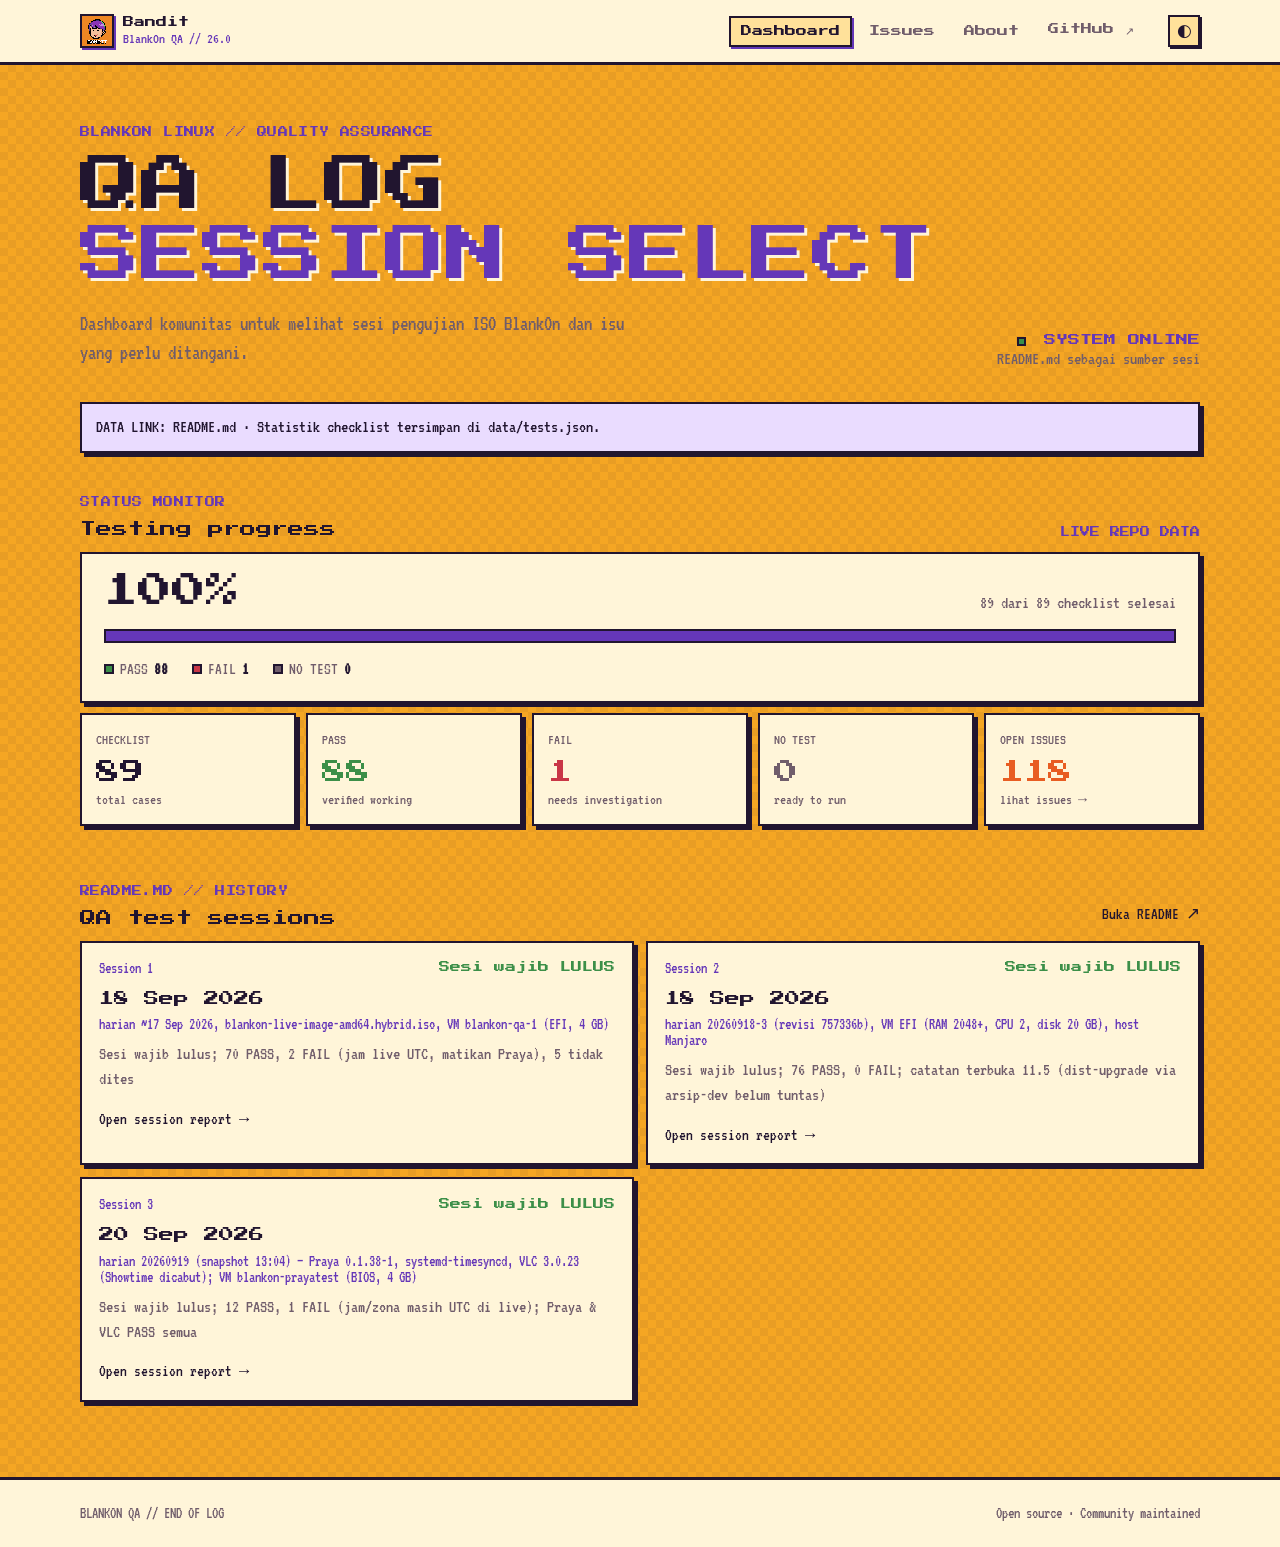
<file: index.html>
<!doctype html>
<html lang="id">
<head>
  <meta charset="utf-8">
  <meta name="viewport" content="width=device-width, initial-scale=1">
  <meta name="description" content="Bandit — BlankOn Linux quality assurance dashboard">
  <title>Bandit · Dashboard</title>
  <link rel="stylesheet" href="assets/css/style.css">
</head>
<body>
  <header class="site-header"><div class="shell nav-wrap">
    <a class="brand" href="index.html"><img class="brand-logo" src="bandit.jpg" alt="Bandit pixel mascot"><span>Bandit <small>BlankOn QA // 26.0</small></span></a>
    <nav aria-label="Navigasi utama"><a class="active" href="index.html">Dashboard</a><a href="issues.html">Issues</a><a href="about.html">About</a><a href="https://github.com/joyboyid/qa-blankOn">GitHub ↗</a></nav>
    <button class="theme-toggle" type="button" aria-label="Toggle color theme">◐</button>
  </div></header>
  <main class="shell">
    <section class="hero"><div><p class="eyebrow">BLANKON LINUX // QUALITY ASSURANCE</p><h1>QA LOG<br><span>SESSION SELECT</span></h1><p class="lede">Dashboard komunitas untuk melihat sesi pengujian ISO BlankOn dan isu yang perlu ditangani.</p></div><div class="hero-meta"><span class="live-dot"></span> SYSTEM ONLINE<br><small>README.md sebagai sumber sesi</small></div></section>
    <div class="notice" id="sample-notice">DATA LINK: README.md · Statistik checklist tersimpan di data/tests.json.</div>
    <section aria-labelledby="progress-title"><div class="section-heading"><div><p class="eyebrow">STATUS MONITOR</p><h2 id="progress-title">Testing progress</h2></div><span class="section-tag">LIVE REPO DATA</span></div>
      <div class="progress-card"><div class="progress-top"><strong id="progress-percent">—%</strong><span id="progress-label">Memuat data test…</span></div><div class="progress-track" role="progressbar" aria-label="Testing progress" aria-valuemin="0" aria-valuemax="100" aria-valuenow="0"><div id="progress-bar"></div></div><div class="progress-legend"><span><i class="dot passed"></i>PASS <b id="passed-count">—</b></span><span><i class="dot failed"></i>FAIL <b id="failed-count">—</b></span><span><i class="dot untested"></i>NO TEST <b id="untested-count">—</b></span></div></div>
      <div class="stats-grid"><article class="stat"><span>CHECKLIST</span><strong id="total-count">—</strong><small>total cases</small></article><article class="stat"><span>PASS</span><strong class="green" id="stat-passed">—</strong><small>verified working</small></article><article class="stat"><span>FAIL</span><strong class="red" id="stat-failed">—</strong><small>needs investigation</small></article><article class="stat"><span>NO TEST</span><strong class="muted" id="stat-untested">—</strong><small>ready to run</small></article><article class="stat"><span>OPEN ISSUES</span><strong class="orange" id="issue-count">—</strong><small><a href="issues.html">lihat issues →</a></small></article></div>
    </section>
    <section class="session-section" aria-labelledby="session-title"><div class="section-heading"><div><p class="eyebrow">README.MD // HISTORY</p><h2 id="session-title">QA test sessions</h2></div><a class="text-link" href="README.md">Buka README ↗</a></div><div class="session-list" id="session-list"><p class="loading">Memuat riwayat sesi…</p></div></section>
  </main>
  <footer class="site-footer"><div class="shell"><span>BLANKON QA // END OF LOG</span><span>Open source · Community maintained</span></div></footer>
  <script src="assets/js/dashboard.js" type="module"></script>
</body>
</html>
</file>
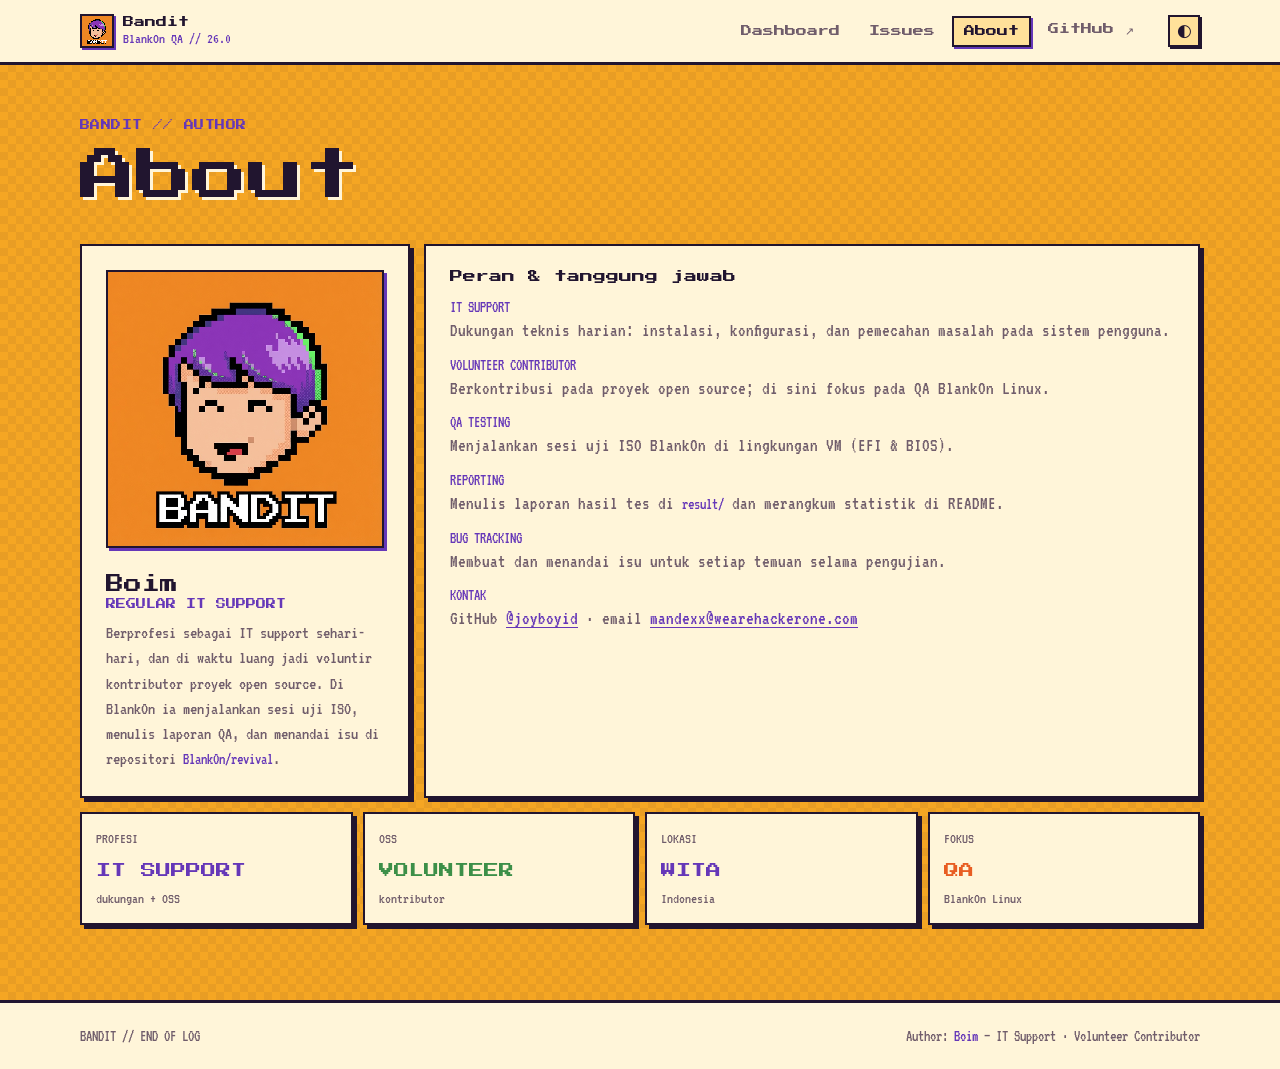
<file: about.html>
<!doctype html>
<html lang="id">
  <head>
    <meta charset="utf-8" />
    <meta name="viewport" content="width=device-width, initial-scale=1" />
    <meta
      name="description"
      content="Bandit — tentang author Boim, IT Support & voluntir kontributor open source"
    />
    <title>About · Bandit</title>
    <link rel="stylesheet" href="assets/css/style.css" />
  </head>
  <body>
    <header class="site-header">
      <div class="shell nav-wrap">
        <a class="brand" href="index.html"
          ><img
            class="brand-logo"
            src="bandit.jpg"
            alt="Bandit pixel mascot"
          /><span>Bandit <small>BlankOn QA // 26.0</small></span></a
        >
        <nav aria-label="Navigasi utama">
          <a href="index.html">Dashboard</a><a href="issues.html">Issues</a
          ><a class="active" href="about.html">About</a
          ><a href="https://github.com/joyboyid/qa-blankOn">GitHub ↗</a>
        </nav>
        <button
          class="theme-toggle"
          type="button"
          aria-label="Ganti tema warna"
        >
          ◐
        </button>
      </div>
    </header>
    <main class="shell page-main">
      <div class="page-intro">
        <p class="eyebrow">BANDIT // AUTHOR</p>
        <h1>About</h1>
      </div>
      <section class="about-grid">
        <article class="profile-card">
          <img class="profile-avatar" src="bandit.jpg" alt="Avatar Boim" />
          <h2>Boim</h2>
          <p class="profile-role">REGULAR IT SUPPORT</p>
          <p class="profile-bio">
            Berprofesi sebagai IT support sehari-hari, dan di waktu luang jadi
            voluntir kontributor proyek open source. Di BlankOn ia menjalankan
            sesi uji ISO, menulis laporan QA, dan menandai isu di repositori
            <code>BlankOn/revival</code>.
          </p>
        </article>
        <article class="profile-card about-details">
          <h3>Peran &amp; tanggung jawab</h3>
          <ul class="info-list">
            <li>
              <span class="mono">IT SUPPORT</span> Dukungan teknis harian:
              instalasi, konfigurasi, dan pemecahan masalah pada sistem
              pengguna.
            </li>
            <li>
              <span class="mono">VOLUNTEER CONTRIBUTOR</span> Berkontribusi pada
              proyek open source; di sini fokus pada QA BlankOn Linux.
            </li>
            <li>
              <span class="mono">QA TESTING</span> Menjalankan sesi uji ISO
              BlankOn di lingkungan VM (EFI &amp; BIOS).
            </li>
            <li>
              <span class="mono">REPORTING</span> Menulis laporan hasil tes di
              <code>result/</code> dan merangkum statistik di README.
            </li>
            <li>
              <span class="mono">BUG TRACKING</span> Membuat dan menandai isu
              untuk setiap temuan selama pengujian.
            </li>
            <li>
              <span class="mono">KONTAK</span> GitHub
              <a class="inline-link" href="https://github.com/joyboyid"
                >@joyboyid</a
              >
              · email
              <a class="inline-link" href="mailto:mandexx@wearehackerone.com"
                >mandexx@wearehackerone.com</a
              >
            </li>
          </ul>
        </article>
      </section>
      <section class="about-cards">
        <article class="stat about-stat">
          <span>PROFESI</span><strong class="accent">IT SUPPORT</strong
          ><small>dukungan + OSS</small>
        </article>
        <article class="stat about-stat">
          <span>OSS</span><strong class="green">VOLUNTEER</strong
          ><small>kontributor</small>
        </article>
        <article class="stat about-stat">
          <span>LOKASI</span><strong class="accent">WITA</strong
          ><small>Indonesia</small>
        </article>
        <article class="stat about-stat">
          <span>FOKUS</span><strong class="orange">QA</strong
          ><small>BlankOn Linux</small>
        </article>
      </section>
    </main>
    <footer class="site-footer">
      <div class="shell">
        <span>BANDIT // END OF LOG</span
        ><span
          >Author: <code>Boim</code> — IT Support · Volunteer Contributor</span
        >
      </div>
    </footer>
    <script src="assets/js/common.js" type="module"></script>
  </body>
</html>
</file>
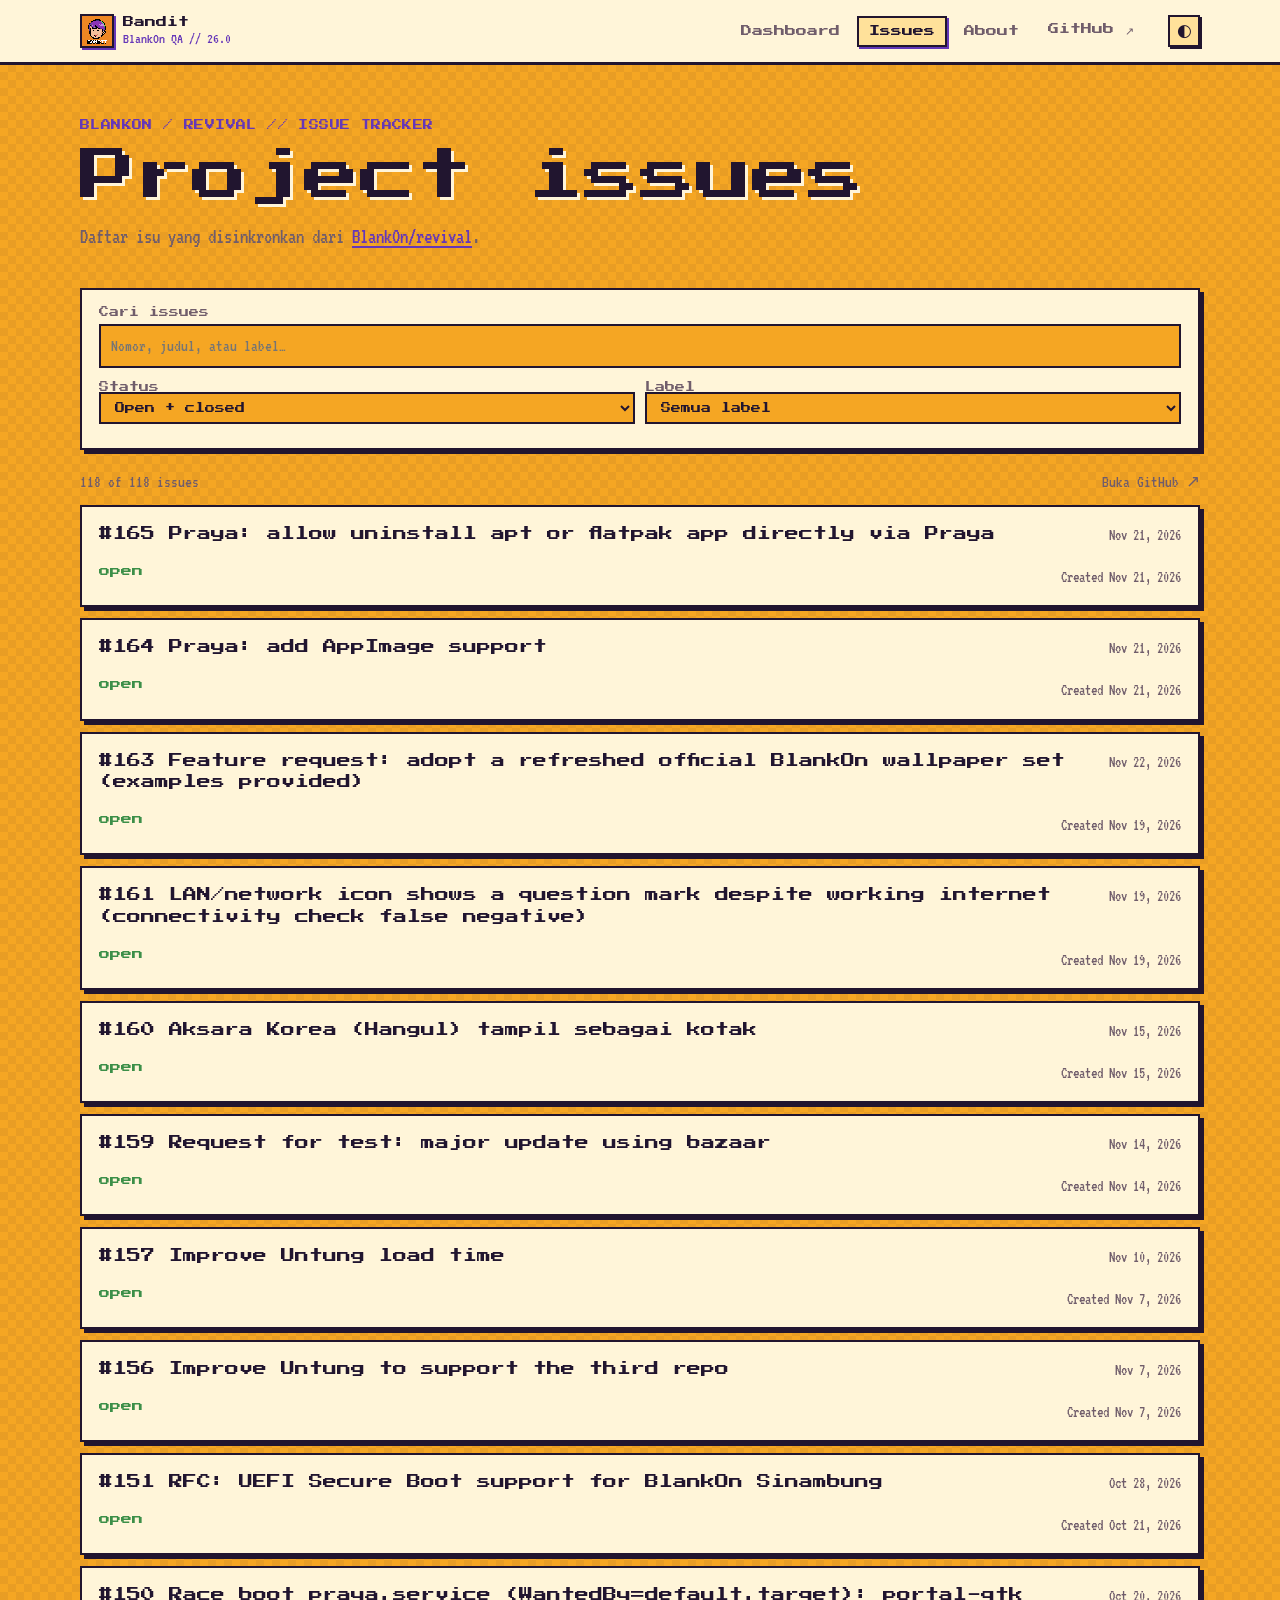
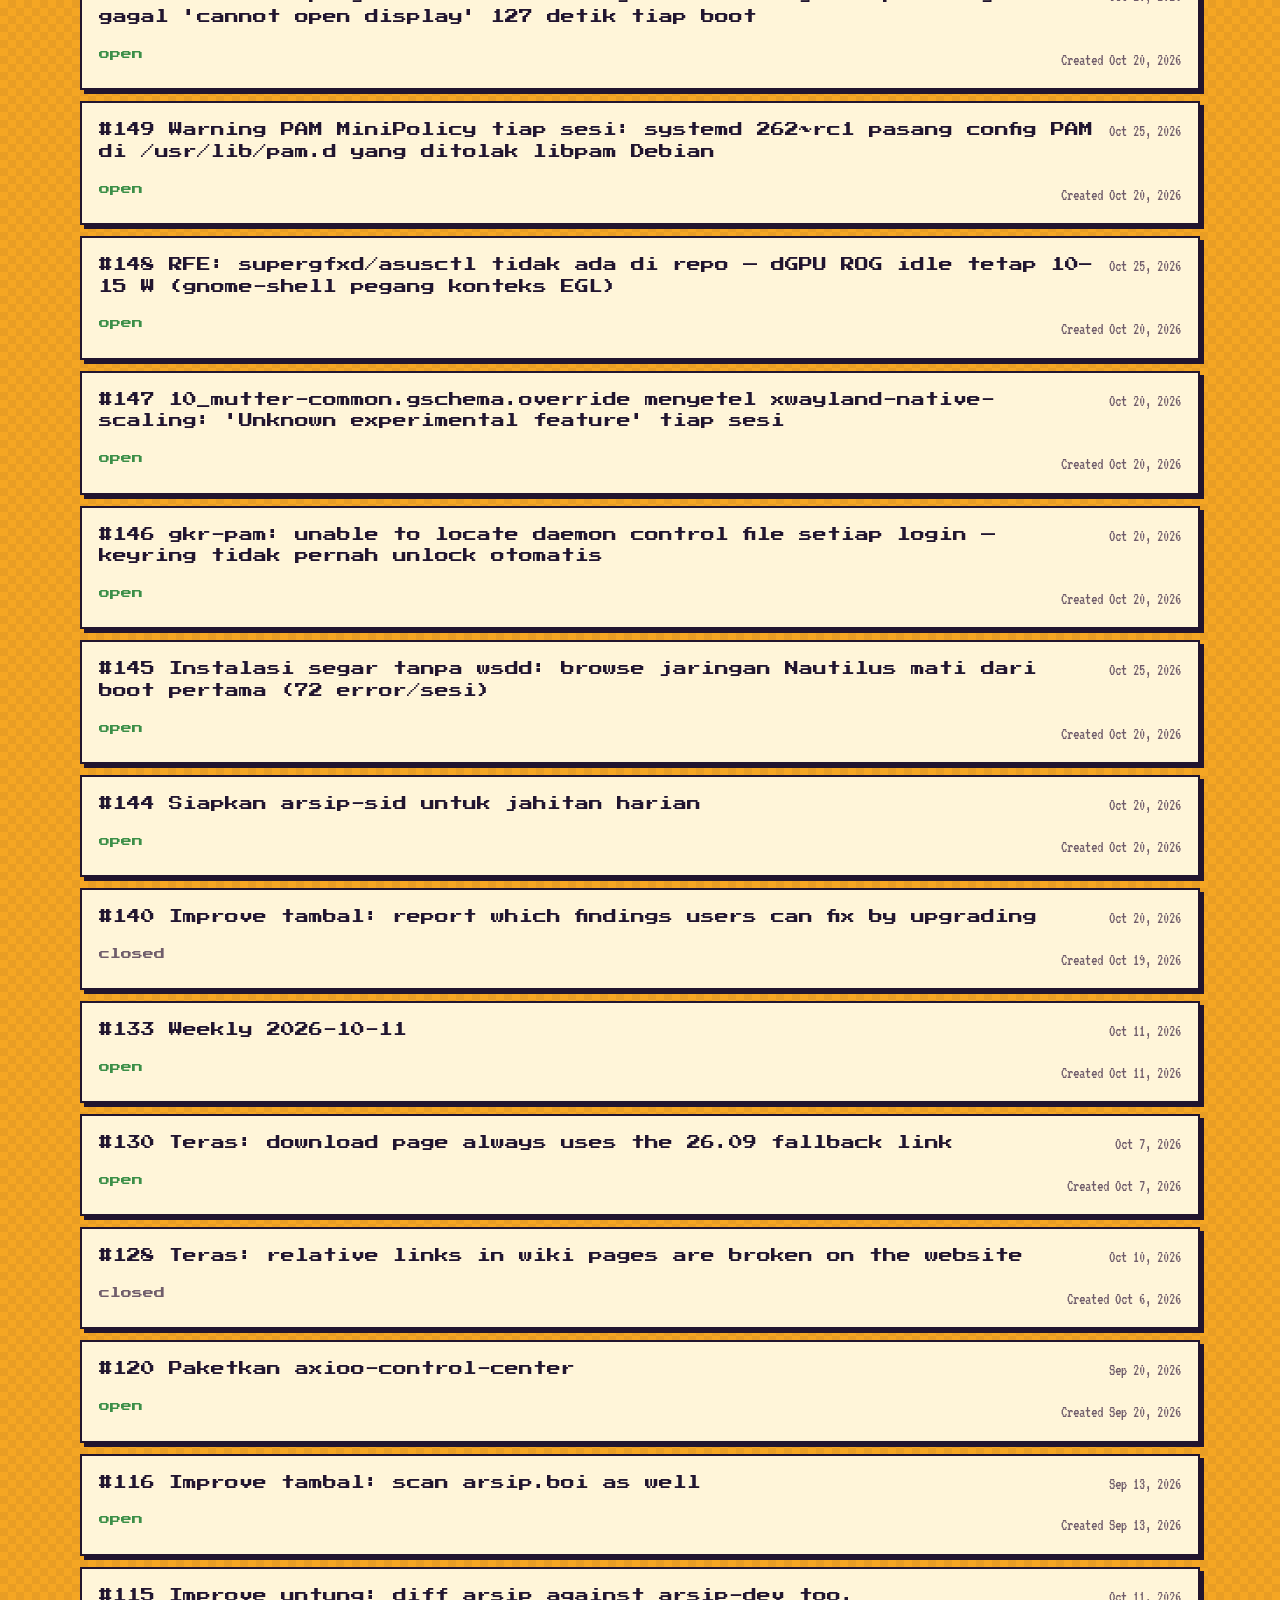
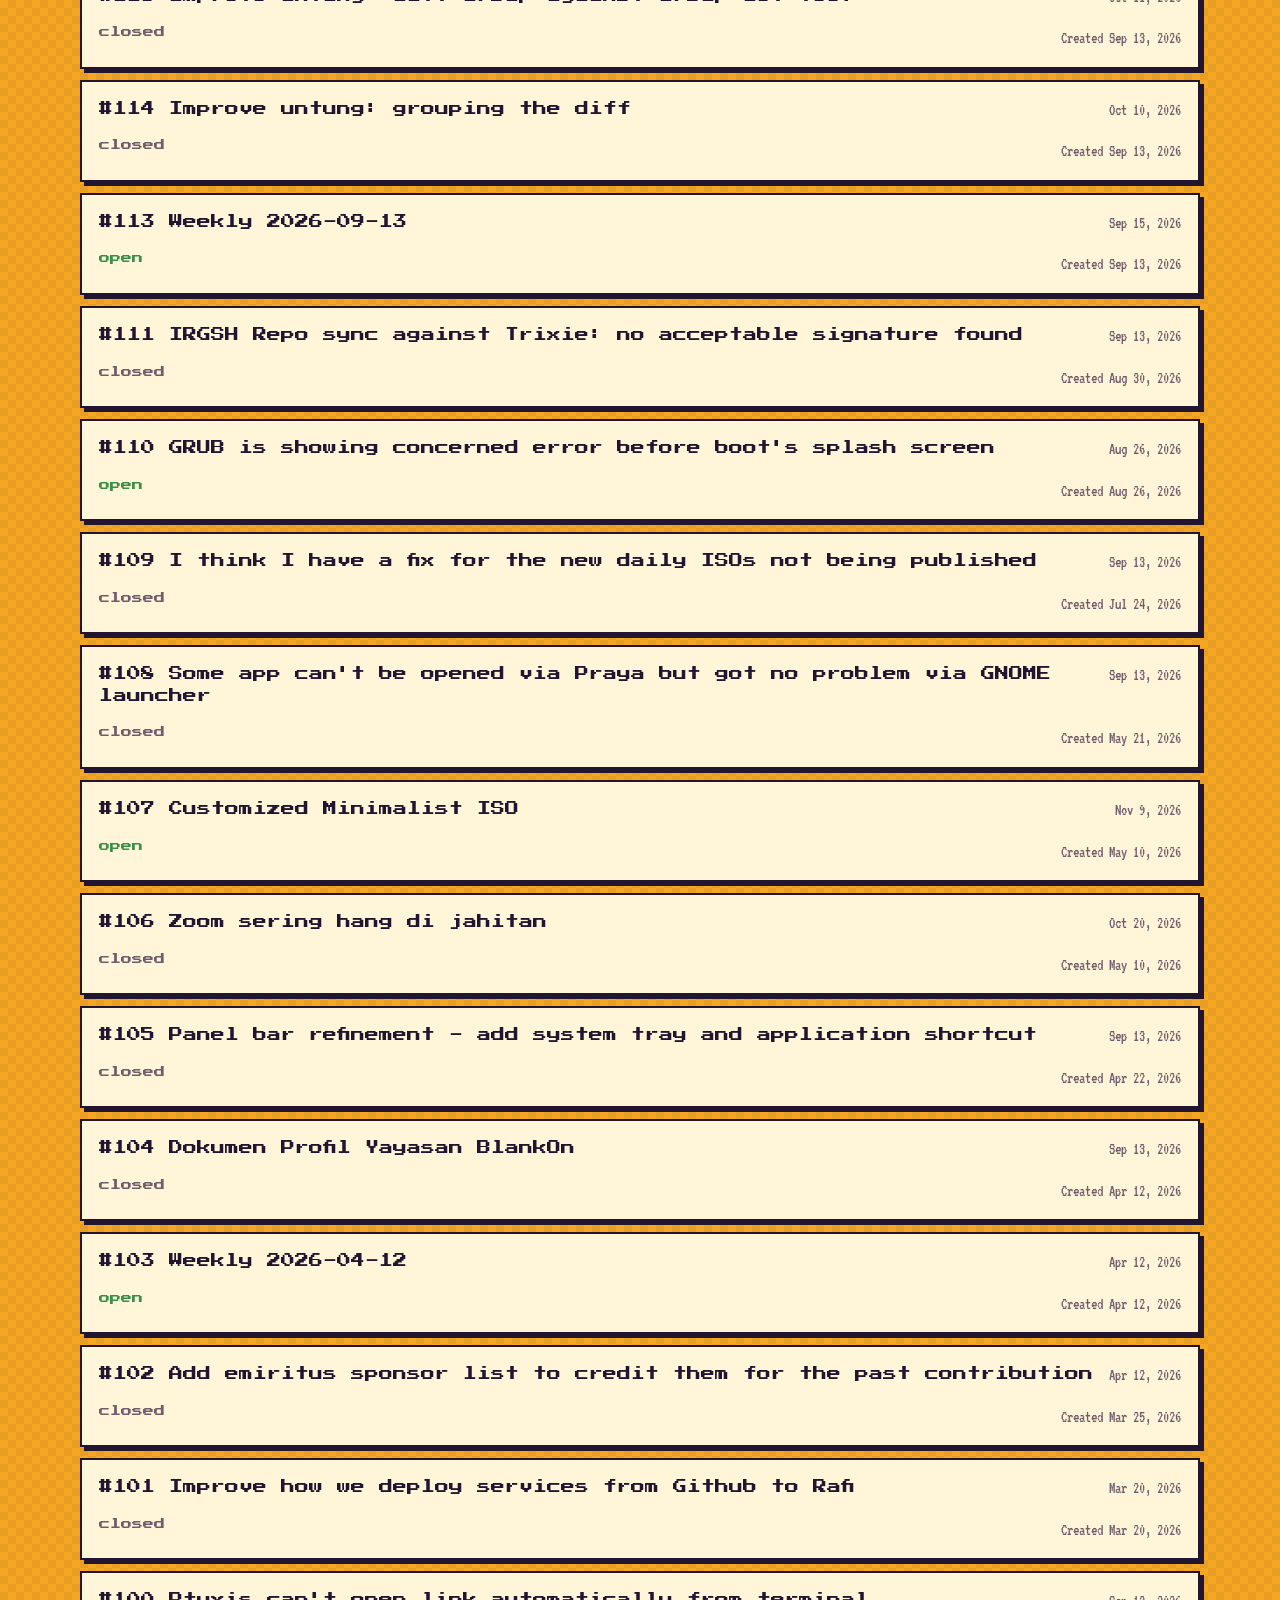
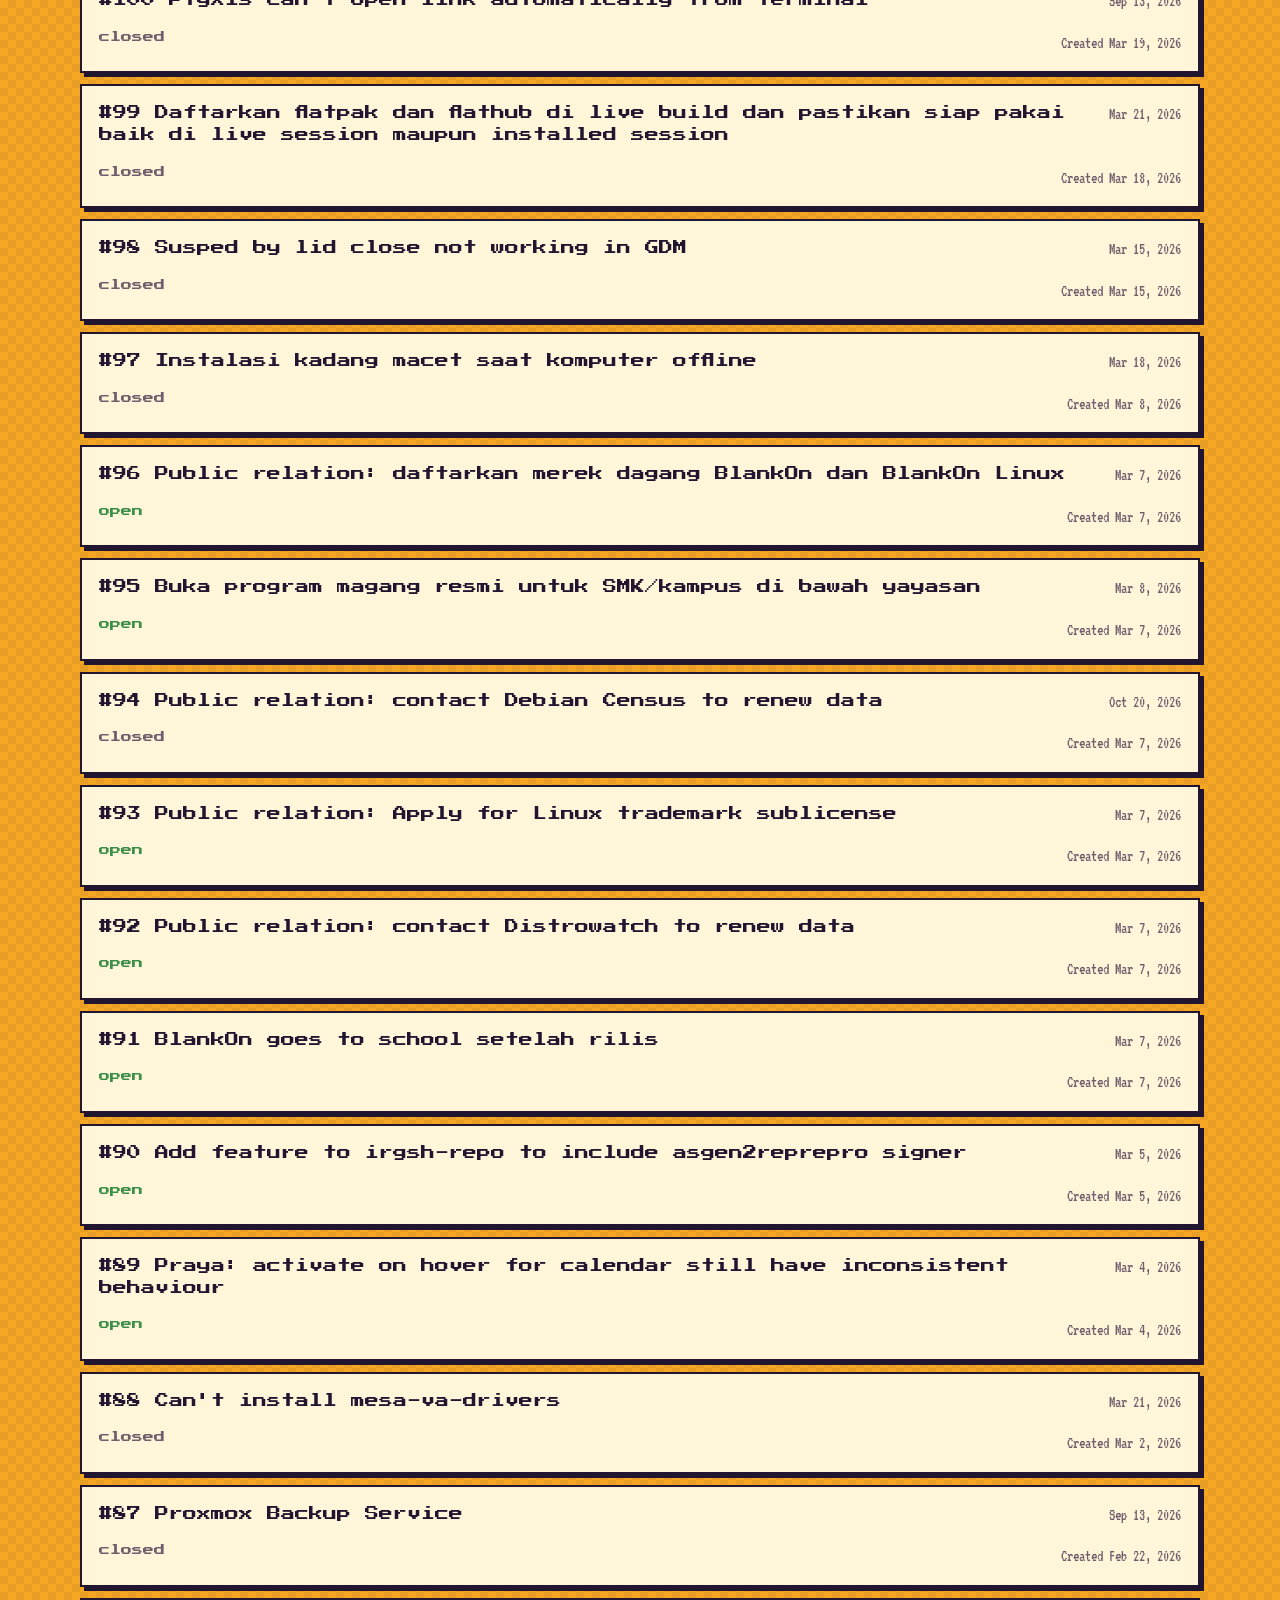
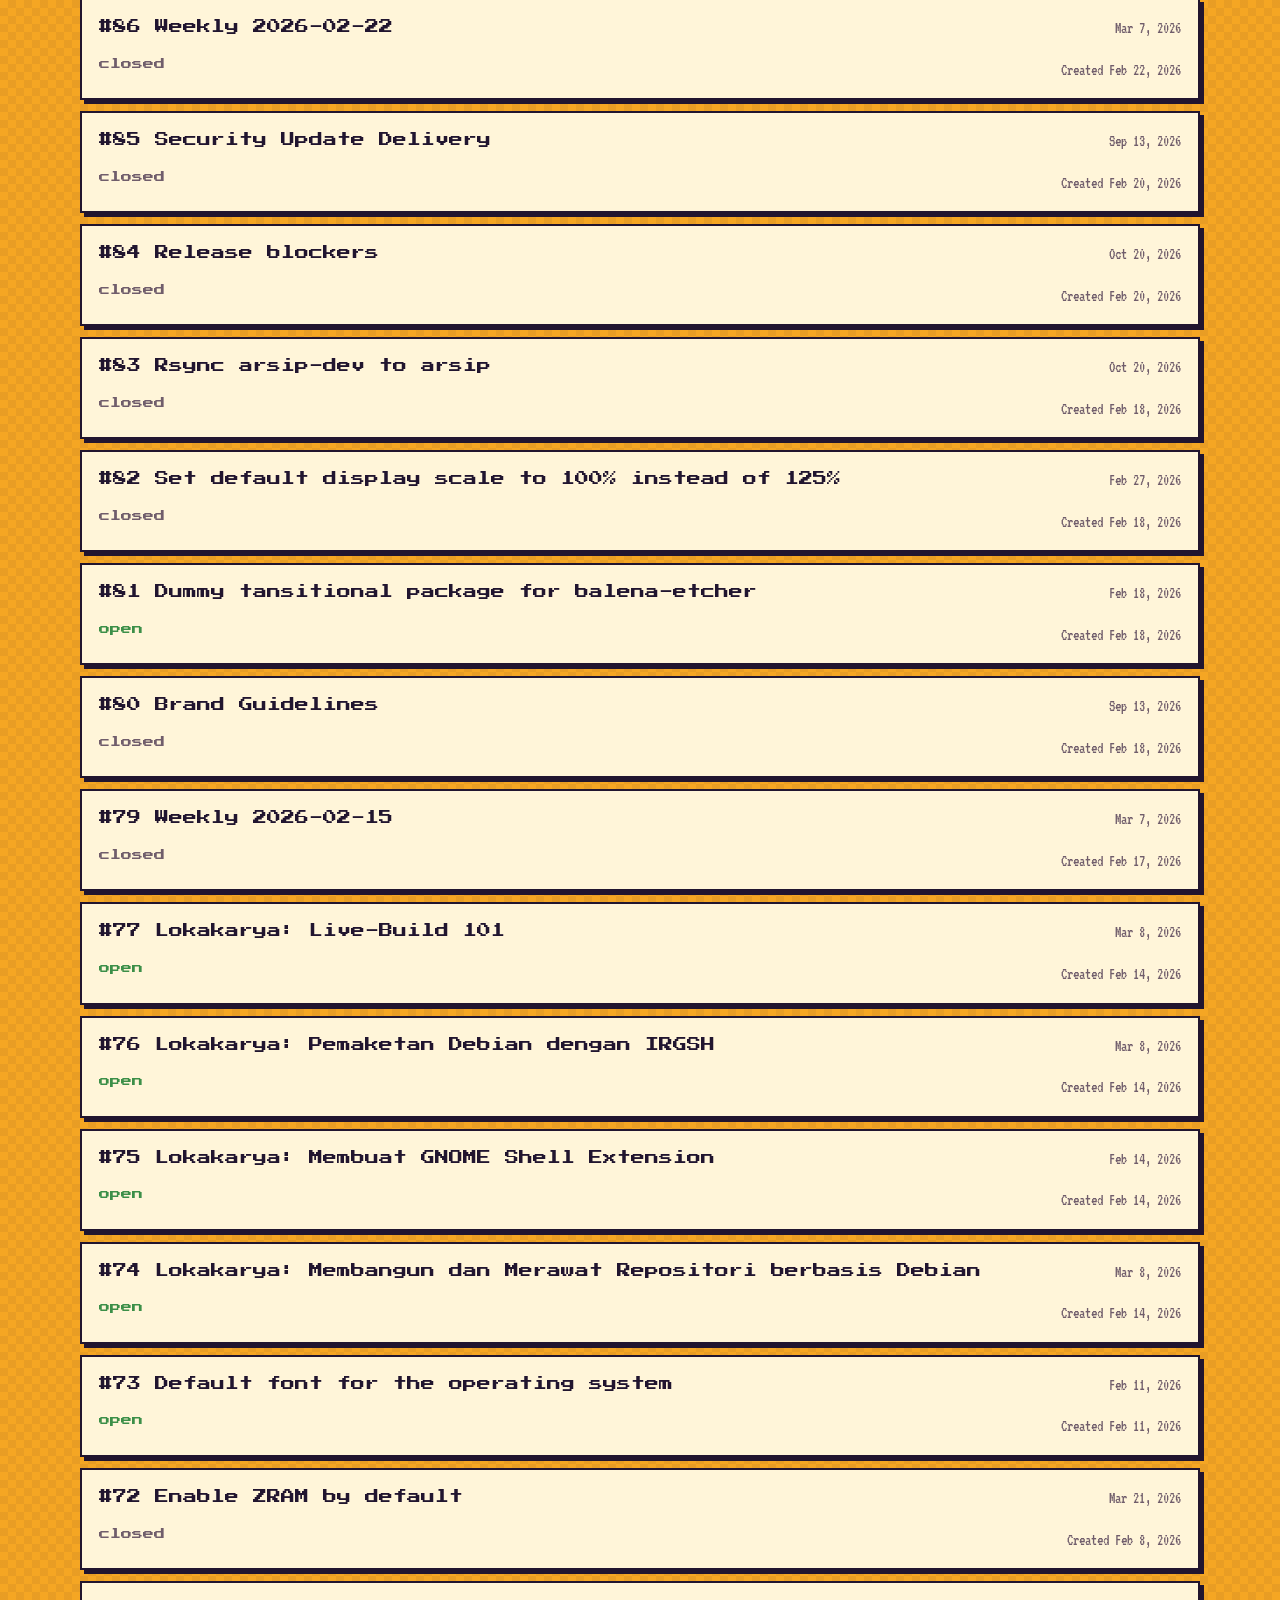
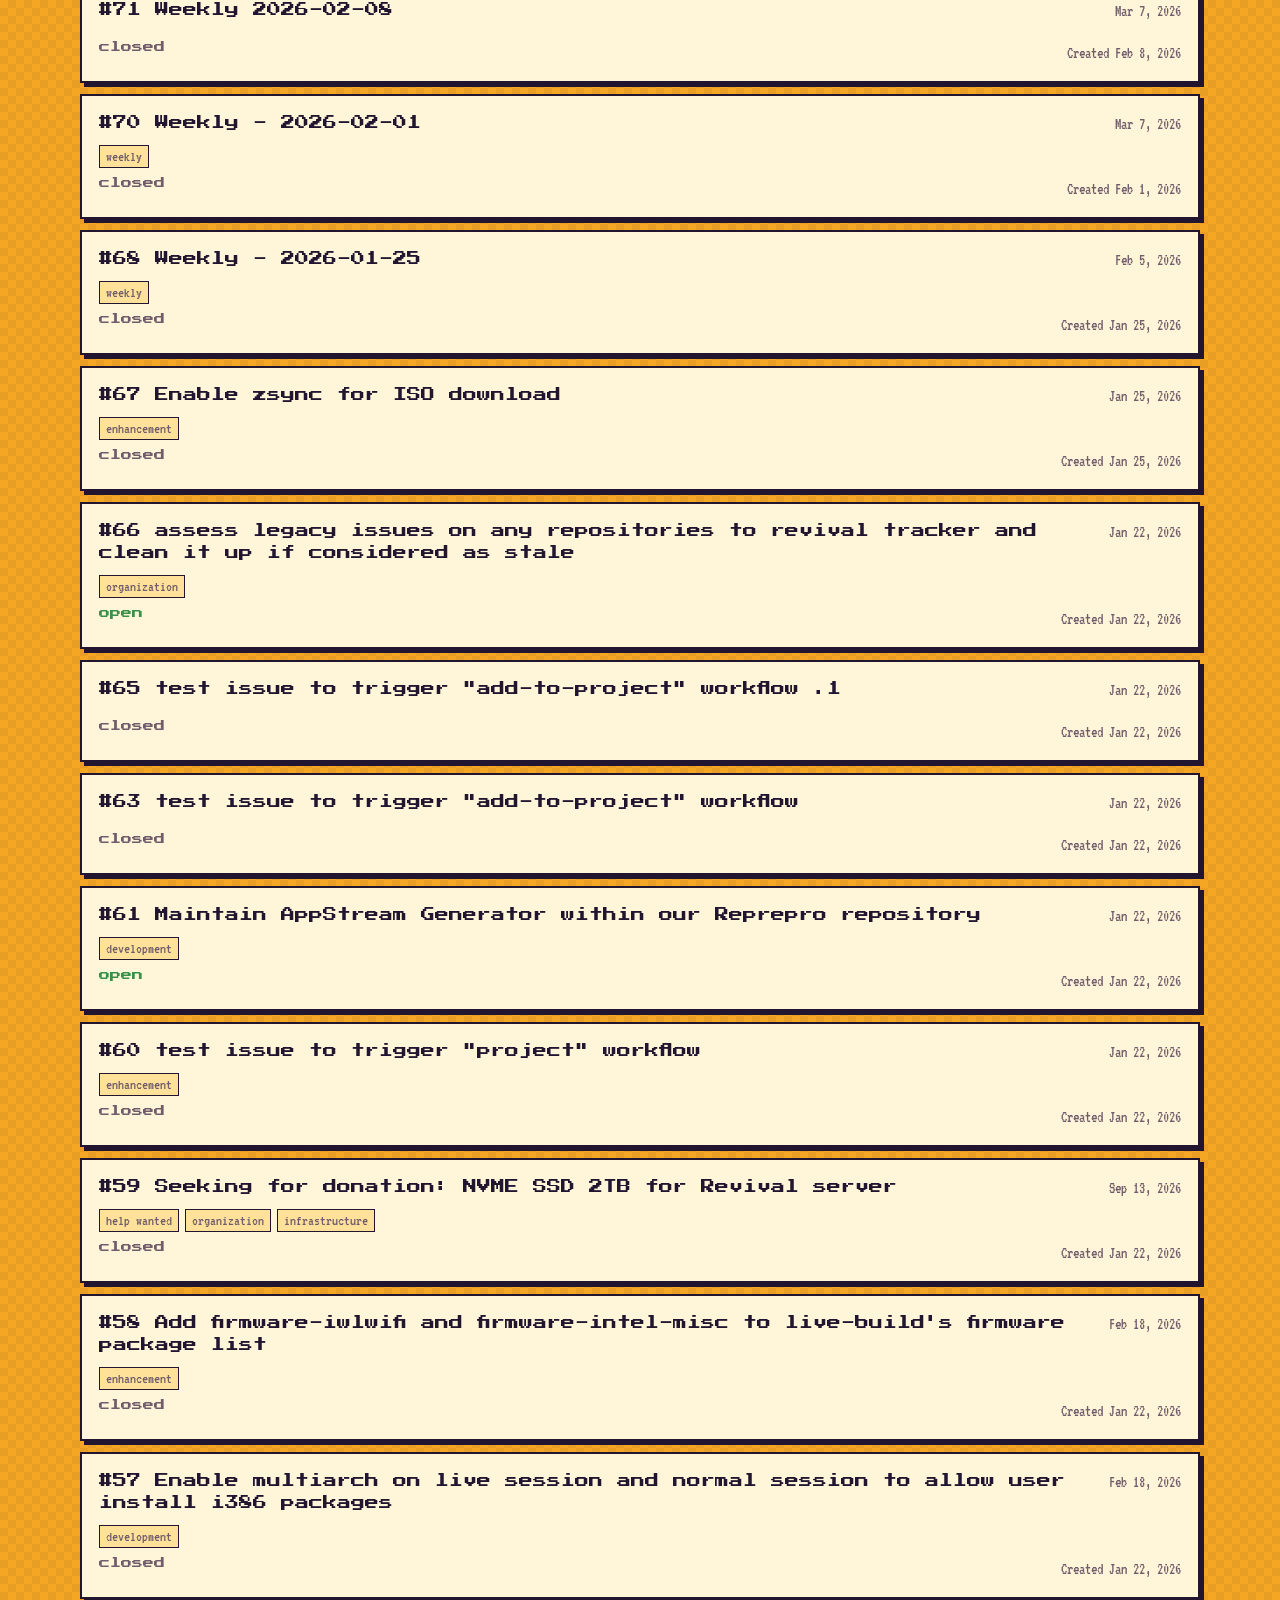
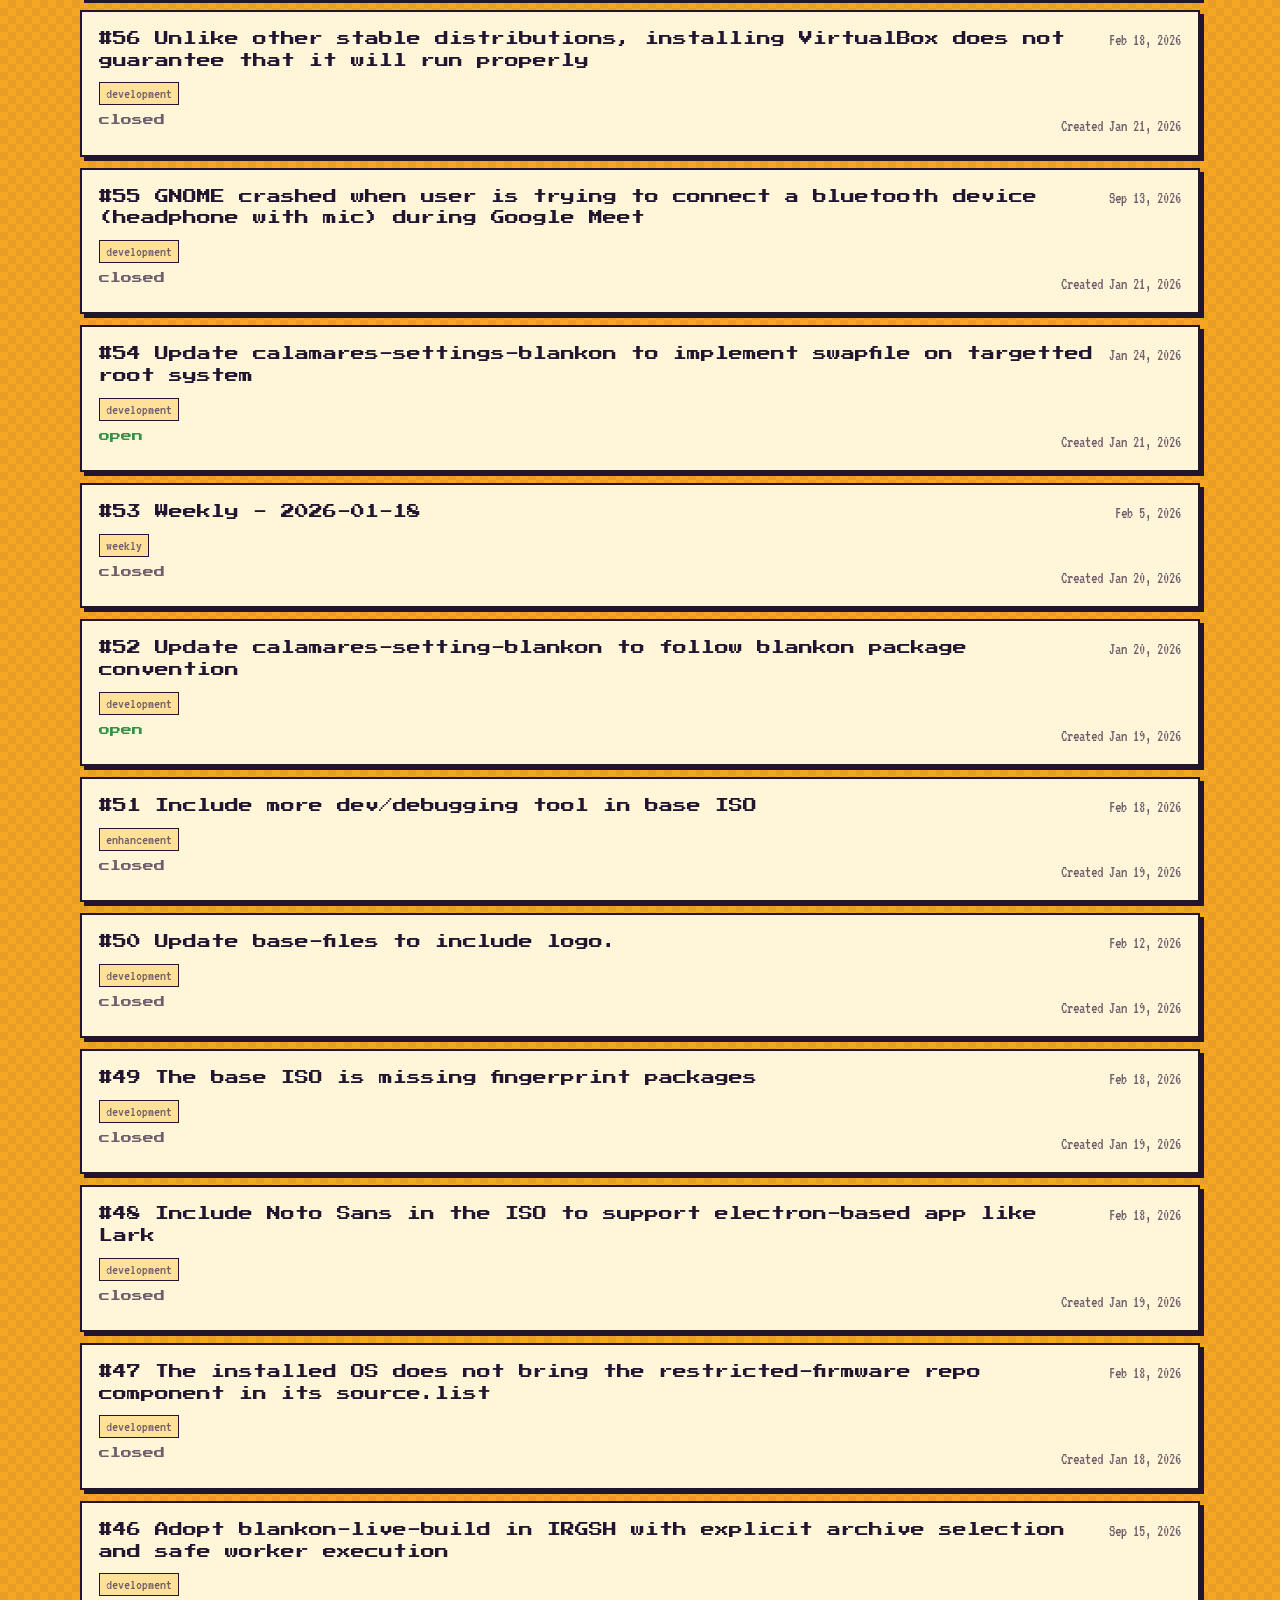
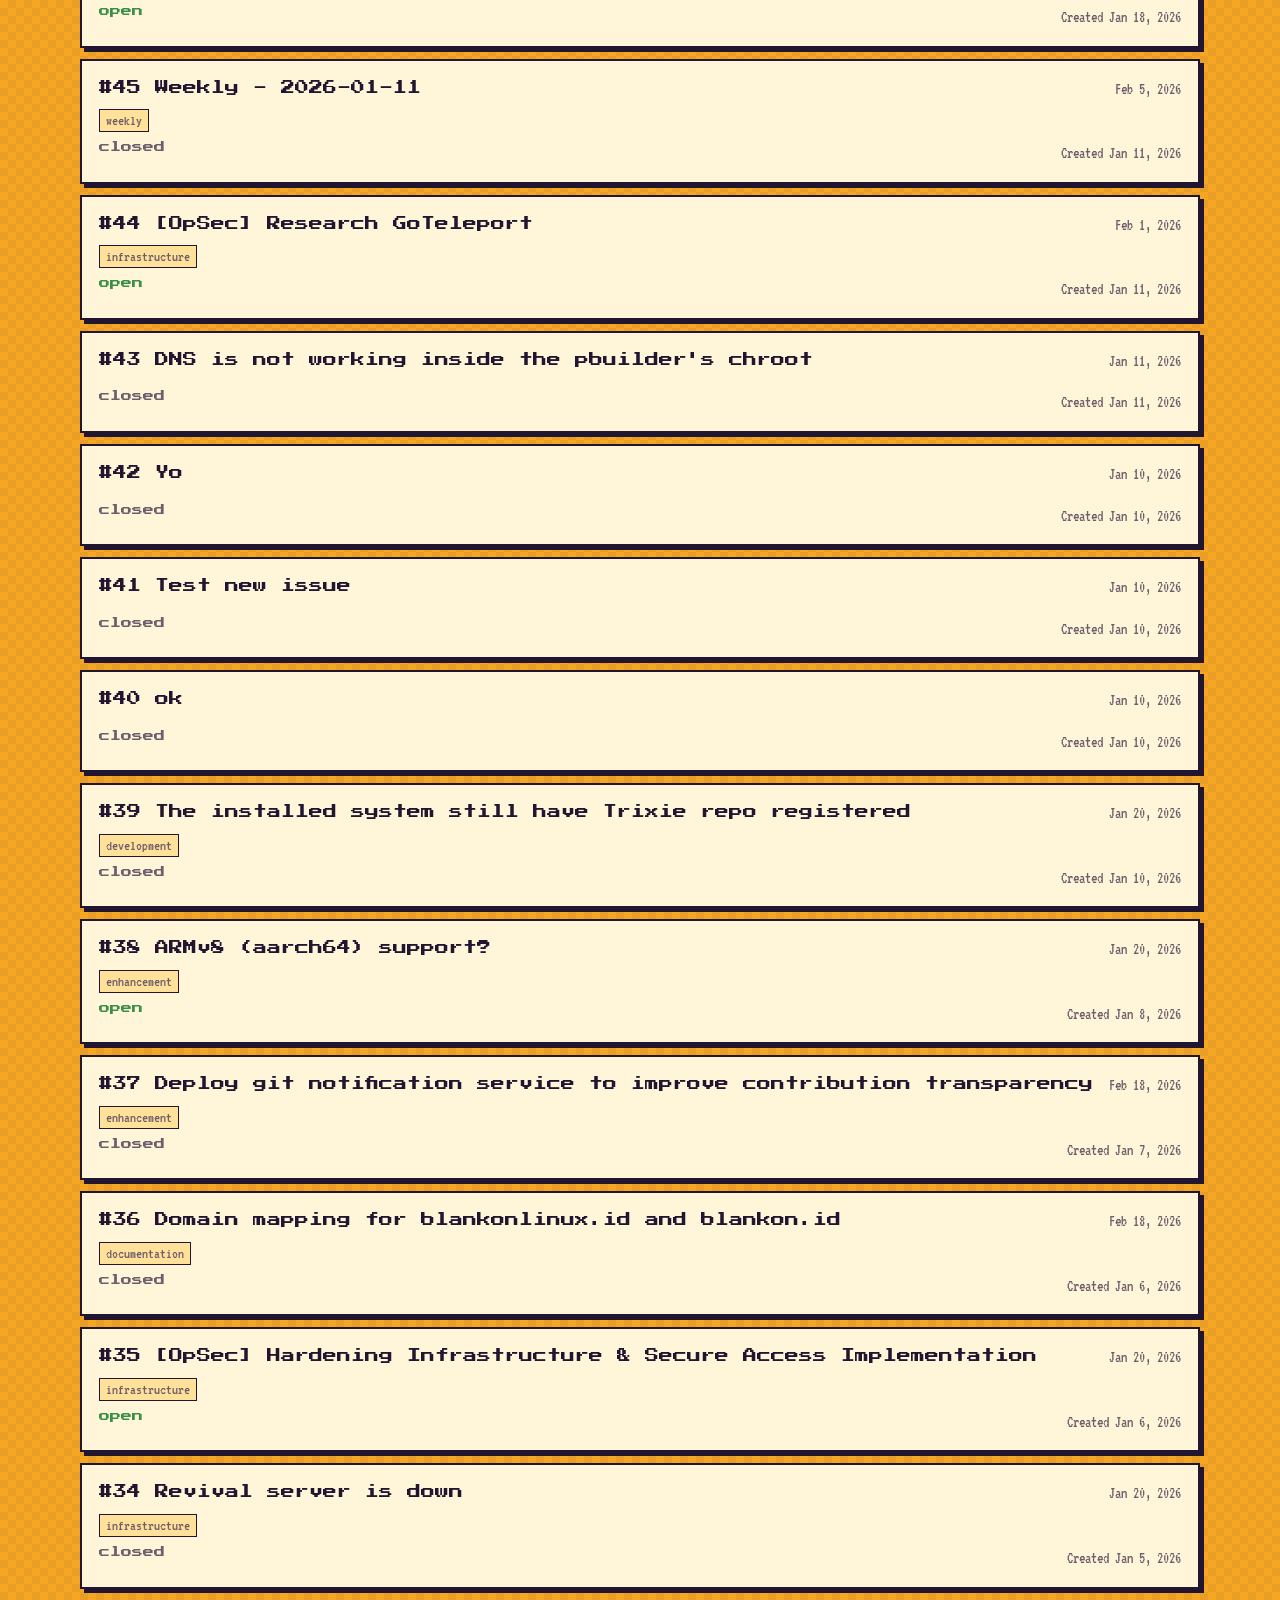
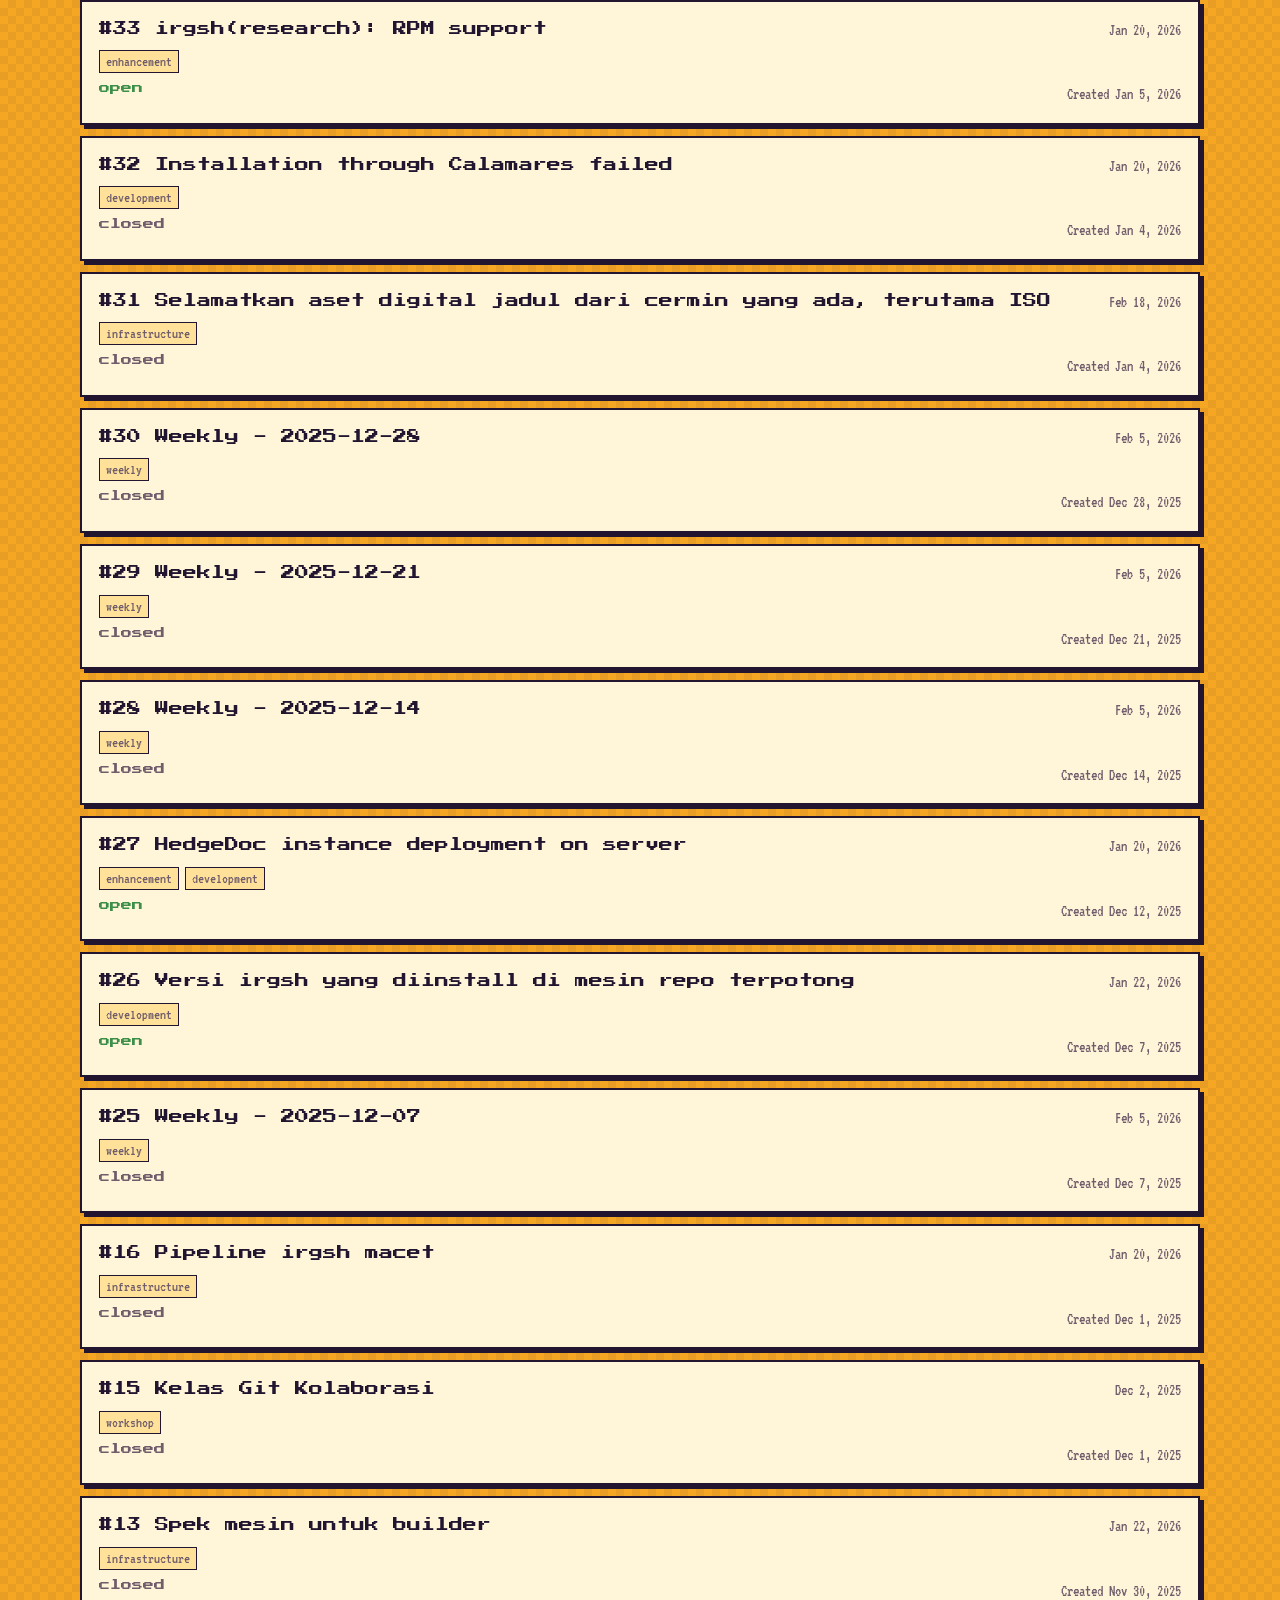
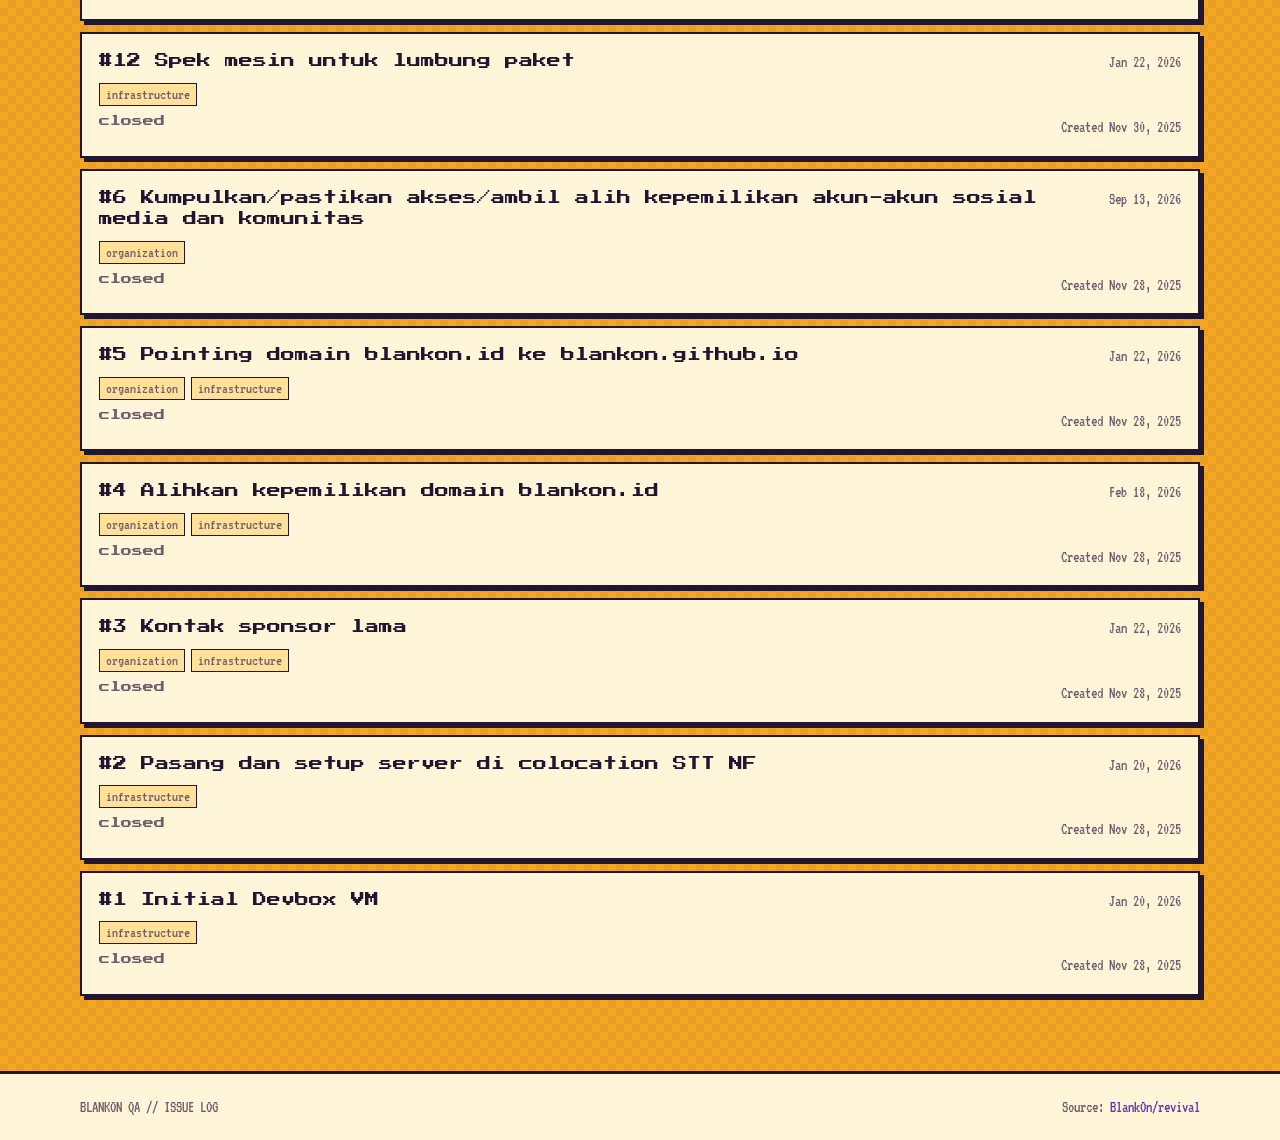
<file: issues.html>
<!doctype html>
<html lang="id"><head><meta charset="utf-8"><meta name="viewport" content="width=device-width, initial-scale=1"><meta name="description" content="Bandit — BlankOn Linux project issues"><title>Issues · Bandit</title><link rel="stylesheet" href="assets/css/style.css"></head>
<body><header class="site-header"><div class="shell nav-wrap"><a class="brand" href="index.html"><img class="brand-logo" src="bandit.jpg" alt="Bandit pixel mascot"><span>Bandit <small>BlankOn QA // 26.0</small></span></a><nav aria-label="Navigasi utama"><a href="index.html">Dashboard</a><a class="active" href="issues.html">Issues</a><a href="about.html">About</a><a href="https://github.com/joyboyid/qa-blankOn">GitHub ↗</a></nav><button class="theme-toggle" type="button" aria-label="Ganti tema warna">◐</button></div></header>
<main class="shell page-main"><div class="page-intro"><p class="eyebrow">BLANKON / REVIVAL // ISSUE TRACKER</p><h1>Project issues</h1><p class="lede">Daftar isu yang disinkronkan dari <a class="inline-link" href="https://github.com/BlankOn/revival/issues">BlankOn/revival</a>.</p></div><section class="filter-panel" aria-label="Filter issues"><div class="search-wrap"><label for="issue-search">Cari issues</label><input id="issue-search" type="search" placeholder="Nomor, judul, atau label…"></div><div class="filter-row"><label>Status<select id="issue-state"><option value="all">Open + closed</option><option value="open">Open</option><option value="closed">Closed</option></select></label><label>Label<select id="issue-label"><option value="all">Semua label</option></select></label></div></section><div class="results-bar"><span id="issue-result-count">Memuat issues…</span><a class="text-link" href="https://github.com/BlankOn/revival/issues">Buka GitHub ↗</a></div><div class="issue-list" id="issue-list"><p class="loading">Memuat data issue…</p></div></main><footer class="site-footer"><div class="shell"><span>BLANKON QA // ISSUE LOG</span><span>Source: <code>BlankOn/revival</code></span></div></footer><script src="assets/js/issues.js" type="module"></script></body></html>
</file>
<file: assets/css/style.css>
@import url('https://fonts.googleapis.com/css2?family=Press+Start+2P&family=VT323&display=swap');
:root{color-scheme:light;--bg:#f5a623;--surface:#fff5d9;--surface-2:#ffe19a;--text:#21152f;--muted:#705d6b;--line:#21152f;--accent:#6537b8;--accent-light:#eadcff;--green:#3c8f48;--red:#c93646;--orange:#e85d22;--shadow:4px 4px 0 #21152f}
[data-theme=dark]{color-scheme:dark;--bg:#17112b;--surface:#271a43;--surface-2:#493070;--text:#fff1c7;--muted:#c5a9be;--line:#fff1c7;--accent:#bd80ff;--accent-light:#472569;--green:#83d477;--red:#ff8290;--orange:#ff985e;--shadow:6px 6px 0 #000}
*{box-sizing:border-box}html{scroll-behavior:smooth}body{margin:0;background-color:var(--bg);background-image:linear-gradient(45deg,rgba(27,18,48,.06) 25%,transparent 25%,transparent 75%,rgba(27,18,48,.06) 75%),linear-gradient(45deg,rgba(27,18,48,.06) 25%,transparent 25%,transparent 75%,rgba(27,18,48,.06) 75%);background-position:0 0,8px 8px;background-size:16px 16px;color:var(--text);font:17px/1.4 VT323,monospace}a{color:inherit;text-decoration:none}button,input,select{font:inherit}.shell{width:min(1120px,calc(100% - 40px));margin:0 auto}.site-header{border-bottom:3px solid var(--line);background:var(--surface);position:sticky;top:0;z-index:2}.nav-wrap{min-height:62px;display:flex;align-items:center;gap:22px}.brand{display:flex;align-items:center;gap:9px;font:11px 'Press Start 2P',monospace;margin-right:auto}.brand small{display:block;color:var(--accent);font:15px VT323,monospace;margin-top:3px}.brand-logo{width:34px;height:34px;object-fit:cover;image-rendering:pixelated;border:2px solid var(--line);box-shadow:2px 2px 0 var(--accent)}nav{display:flex;align-items:center;gap:5px}nav a{padding:8px 10px;color:var(--muted);font:11px 'Press Start 2P',monospace;border:2px solid transparent}nav a:hover,nav a.active{color:var(--text);background:var(--surface-2);border-color:var(--line);box-shadow:2px 2px 0 var(--accent)}.theme-toggle{border:2px solid var(--line);color:var(--text);background:var(--surface-2);width:32px;height:32px;cursor:pointer;box-shadow:2px 2px 0 var(--line)}.theme-toggle:active{transform:translate(2px,2px);box-shadow:none}.hero{display:flex;justify-content:space-between;align-items:end;padding:62px 0 34px}.eyebrow{font:10px 'Press Start 2P',monospace;letter-spacing:.04em;color:var(--accent);margin:0 0 14px}.hero h1,.page-intro h1{font:clamp(1.9rem,5vw,3.8rem)/1.15 'Press Start 2P',monospace;margin:0 0 18px;text-shadow:3px 3px 0 var(--surface)}.hero h1 span{color:var(--accent)}.lede{color:var(--muted);max-width:570px;margin:0;font-size:21px}.hero-meta{font:12px/1.45 'Press Start 2P',monospace;color:var(--accent);text-align:right}.hero-meta small{color:var(--muted);font:18px VT323,monospace}.live-dot{display:inline-block;width:9px;height:9px;background:var(--green);border:2px solid var(--line);margin-right:6px}.notice{background:var(--accent-light);border:2px solid var(--line);box-shadow:var(--shadow);padding:11px 14px;color:var(--text);font-size:18px;margin-bottom:44px}.section-heading{display:flex;align-items:end;justify-content:space-between;gap:20px;margin-bottom:15px}.section-heading h2{font:16px 'Press Start 2P',monospace;margin:0}.section-tag{color:var(--accent);font:10px 'Press Start 2P',monospace}.progress-card,.stat,.session-card,.filter-panel,.issue-card{background:var(--surface);border:2px solid var(--line);box-shadow:var(--shadow)}.progress-card{padding:20px 22px}.progress-top{display:flex;align-items:baseline;justify-content:space-between;margin-bottom:13px}.progress-top strong{font:34px 'Press Start 2P',monospace}.progress-top span{color:var(--muted);font-size:18px}.progress-track{height:14px;background:var(--surface-2);border:2px solid var(--line);overflow:hidden}.progress-track div{height:100%;width:0;background:var(--accent);transition:width .4s ease}.progress-legend{display:flex;gap:24px;margin-top:14px;color:var(--muted);font-size:17px}.progress-legend span{display:flex;align-items:center;gap:6px}.progress-legend b{color:var(--text)}.dot{display:inline-block;width:10px;height:10px;background:var(--muted);border:2px solid var(--line)}.dot.passed{background:var(--green)}.dot.failed{background:var(--red)}.dot.untested{background:var(--muted)}.stats-grid{display:grid;grid-template-columns:repeat(5,1fr);gap:10px;margin:10px 0 60px}.stat{padding:14px}.stat span,.stat small{display:block;color:var(--muted);font-size:15px}.stat strong{display:block;font:24px 'Press Start 2P',monospace;margin:10px 0 5px}.green{color:var(--green)}.red{color:var(--red)}.orange{color:var(--orange)}.muted{color:var(--muted)}.session-section{margin:58px 0 75px}.session-list{display:grid;grid-template-columns:repeat(2,1fr);gap:12px}.session-card{padding:17px}.session-card-top{display:flex;justify-content:space-between;gap:12px;align-items:center}.session-card h3{font:15px 'Press Start 2P',monospace;line-height:1.5;margin:12px 0 6px}.session-result{color:var(--green);font:11px 'Press Start 2P',monospace;text-align:right}.session-iso{font:16px VT323,monospace;color:var(--accent);margin:0 0 10px}.session-summary{color:var(--muted);font-size:18px;min-height:40px;margin:0 0 14px}.mono,code{font:16px VT323,monospace;color:var(--accent)}.loading,.empty,.error-state{color:var(--muted);padding:18px;margin:0}.page-main{padding:55px 0 75px}.page-intro{margin-bottom:36px}.page-intro h1{font-size:clamp(1.9rem,5vw,3.5rem);margin-bottom:14px}.filter-panel{padding:17px;margin-bottom:18px}.search-wrap{margin-bottom:14px}.search-wrap label,.filter-row label{display:block;color:var(--muted);font:10px 'Press Start 2P',monospace;margin-bottom:7px}.search-wrap input,select{width:100%;background:var(--bg);border:2px solid var(--line);color:var(--text);padding:8px 10px;outline:none}.search-wrap input:focus,select:focus{box-shadow:3px 3px 0 var(--accent)}.filter-row{display:grid;grid-template-columns:repeat(2,1fr);gap:10px}.results-bar{display:flex;justify-content:space-between;align-items:center;color:var(--muted);font-size:17px;margin:20px 0 12px}.issue-list{display:grid;gap:11px}.issue-card{padding:17px}.issue-head{display:flex;justify-content:space-between;gap:15px;align-items:start}.issue-card h3{font:14px 'Press Start 2P',monospace;line-height:1.55;margin:0 0 10px}.issue-card h3 a:hover{color:var(--accent)}.issue-head time{color:var(--muted);font-size:16px;white-space:nowrap}.issue-meta{display:flex;gap:6px;flex-wrap:wrap;margin-bottom:10px}.label{color:var(--muted);background:var(--surface-2);border:1px solid var(--line);padding:3px 6px;font:15px VT323,monospace}.issue-footer{display:flex;justify-content:space-between;color:var(--muted);font-size:16px}.state{font:11px 'Press Start 2P',monospace;color:var(--green)}.state.closed{color:var(--muted)}.site-footer{border-top:3px solid var(--line);padding:22px 0;background:var(--surface);color:var(--muted);font-size:16px}.site-footer .shell{display:flex;justify-content:space-between;gap:15px}.about-grid{display:grid;grid-template-columns:330px 1fr;gap:14px;margin-bottom:14px}.profile-card{background:var(--surface);border:2px solid var(--line);box-shadow:var(--shadow);padding:24px}.profile-avatar{width:100%;aspect-ratio:1/1;object-fit:cover;image-rendering:pixelated;border:2px solid var(--line);box-shadow:3px 3px 0 var(--accent);margin-bottom:20px}.profile-card h2{font:18px 'Press Start 2P',monospace;margin:0 0 6px}.profile-role{color:var(--accent);font:10px 'Press Start 2P',monospace;margin:0 0 12px}.profile-bio{color:var(--muted);font-size:18px;margin:0}.about-details h3{font:13px 'Press Start 2P',monospace;margin:0 0 16px}.info-list{list-style:none;margin:0;padding:0;display:grid;gap:12px}.info-list li{color:var(--muted);font-size:19px;line-height:1.45}.info-list .mono{display:block;margin-bottom:2px}.accent{color:var(--accent)}.inline-link{color:var(--accent);text-decoration:underline;text-underline-offset:3px}.inline-link:hover{color:var(--text)}.about-cards{display:grid;grid-template-columns:repeat(4,1fr);gap:10px}.about-cards .stat strong{font-size:15px;line-height:1.55;word-break:break-word}
@media(max-width:760px){.shell{width:min(100% - 28px,600px)}.nav-wrap{min-height:70px;gap:10px;flex-wrap:wrap}.brand{margin-right:0;font-size:10px}.brand-logo{width:32px;height:32px}nav{order:3;width:100%;overflow:auto;border-top:3px solid var(--line);padding:6px 0}nav a{padding:7px 8px;font-size:10px;white-space:nowrap}.site-header{position:relative}.hero{display:block;padding:50px 0 30px}.hero-meta{text-align:left;margin-top:28px;font-size:13px}.hero h1,.page-intro h1{font-size:clamp(1.8rem,10vw,3.4rem)}.notice{margin-bottom:40px}.stats-grid{grid-template-columns:repeat(2,1fr);margin-bottom:52px}.stat:last-child{grid-column:span 2}.progress-legend{gap:13px;flex-wrap:wrap}.session-list{grid-template-columns:1fr}.section-heading{align-items:start;flex-direction:column}.section-tag{font-size:10px}.results-bar{align-items:start}.site-footer .shell{display:block}.site-footer span{display:block;margin:5px 0}.about-grid{grid-template-columns:1fr}.about-cards{grid-template-columns:repeat(2,1fr)}}
@media(prefers-reduced-motion:reduce){*{scroll-behavior:auto!important;transition:none!important}}
</file>
